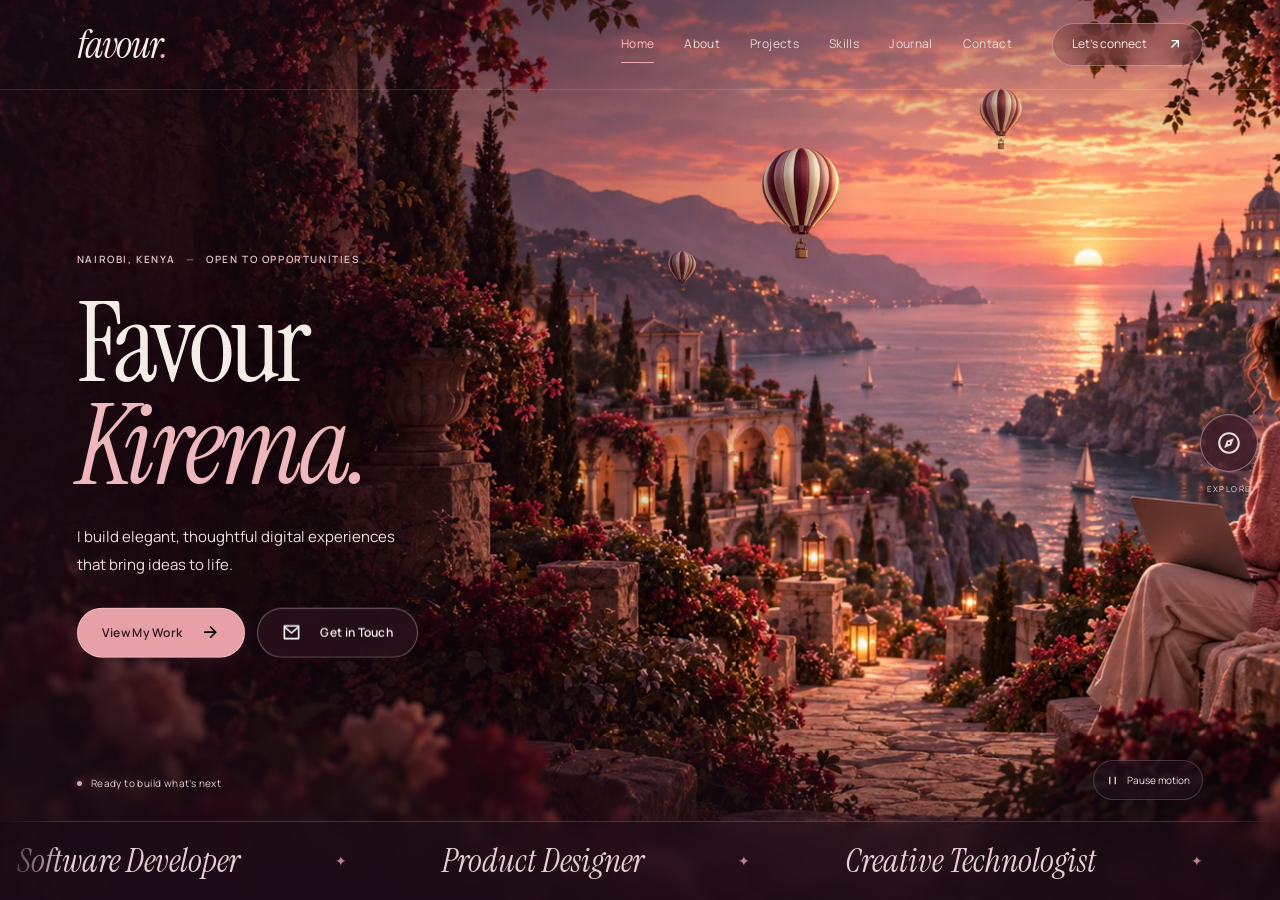
<file: index.html>
<!DOCTYPE html>
<html lang="en">
<head>
  <meta charset="UTF-8">
  <meta name="viewport" content="width=device-width, initial-scale=1, viewport-fit=cover">
  <meta name="theme-color" content="#28131f">
  <meta name="description" content="Favour Kirema — software developer and product designer in Nairobi. Thoughtful digital experiences, built with intention.">
  <title>Favour Kirema — Software Developer</title>
  <link rel="preload" href="fonts/font-1.ttf" as="font" type="font/ttf" crossorigin>
  <link rel="preload" href="images/world.webp" as="image" fetchpriority="high">
  <link rel="stylesheet" href="fonts/fonts.css">
  <link rel="stylesheet" href="style.css?v=scroll-projects-20261002">
  <script>document.documentElement.classList.add('js');</script>
  <script src="script.js?v=scroll-projects-20261002" defer></script>
</head>
<body data-view="home">
  <a class="skip-link" href="#main-content">Skip to content</a>
  <header class="site-header">
    <a class="wordmark" href="#home" aria-label="Favour Kirema — Home">favour<span>.</span></a>
    <nav class="top-nav" aria-label="Main navigation">
      <a href="#home" aria-current="page">Home</a><a href="#about">About</a><a href="#projects">Projects</a><a href="#skills">Skills</a><a href="#journal">Journal</a><a href="#contact">Contact</a>
    </nav>
    <a class="header-contact" href="#contact">Let’s connect <img class="icon" src="icons/arrow.svg" alt=""></a>
  </header>

  <main id="main-content" tabindex="-1">
    <section class="view home-view" id="home" aria-labelledby="home-title" data-view="home">
      <div class="world" aria-hidden="true">
        <img class="world-image" src="images/world.webp" alt="" width="1672" height="940" fetchpriority="high">
        <div class="balloon-layer"><img class="balloon balloon-one" src="images/balloon.webp" alt="" width="1024" height="1536"><img class="balloon balloon-two" src="images/balloon.webp" alt="" width="1024" height="1536"><img class="balloon balloon-three" src="images/balloon.webp" alt="" width="1024" height="1536"></div>
      </div>
      <div class="hero-shade" aria-hidden="true"></div>
      <div class="hero-content">
        <p class="eyebrow hero-eyebrow">Nairobi, Kenya <span>—</span> Open to opportunities</p>
        <h1 id="home-title" tabindex="-1">Favour<br> <em>Kirema.</em></h1>
        <p class="hero-statement">I build elegant, thoughtful digital experiences that bring ideas to life.</p>
        <div class="hero-actions">
          <a class="button button-primary magnetic" href="#projects">View My Work <img class="icon arrow" src="icons/forward.svg" alt=""></a>
          <a class="button button-glass" href="#contact"><img class="icon" src="icons/mail.svg" alt=""> Get in Touch</a>
        </div>
      </div>
      <div class="home-note"><span class="status-light" aria-hidden="true"></span>Ready to build what’s next</div>
      <button class="motion-toggle" id="motionToggle" type="button" aria-pressed="false"><img class="icon" src="icons/pause.svg" alt=""><span>Pause motion</span></button>
      <div class="roles-marquee" aria-label="Software Developer, Product Designer, Creative Technologist">
        <div class="marquee-track" aria-hidden="true">
          <div class="marquee-group"><span>Software Developer</span><b>✦</b><span>Product Designer</span><b>✦</b><span>Creative Technologist</span><b>✦</b></div>
          <div class="marquee-group"><span>Software Developer</span><b>✦</b><span>Product Designer</span><b>✦</b><span>Creative Technologist</span><b>✦</b></div>
        </div>
      </div>
    </section>

    <section class="view inner-view about-view" id="about" aria-labelledby="about-title" data-view="about" hidden>
      <div class="page-heading"><p class="eyebrow">01 / Who I am</p><h1 id="about-title" tabindex="-1">Crafting code<br> with <em>intention.</em></h1></div>
      <div class="about-layout">
        <aside class="profile-panel"><img class="about-portrait" src="images/favour-portrait.png" width="1080" height="2400" alt="Portrait of Favour Kirema" loading="lazy"><p class="eyebrow">A little about me</p><dl class="personal-details"><div><dt>Education</dt><dd>Moringa School — Software Engineering Graduate</dd></div><div><dt>Status</dt><dd>Graduate • Open to Opportunities</dd></div><div><dt>Location</dt><dd>Nairobi, Kenya</dd></div><div><dt>Focus</dt><dd>Software Development &amp; Digital Product Development</dd></div><div><dt>Email</dt><dd><a href="mailto:kananafavour5@gmail.com">kananafavour5@gmail.com</a></dd></div></dl></aside>
        <div class="about-copy prose">
          <p class="lead">Hey! I'm Favour — a software developer and Moringa School graduate based in Nairobi. I enjoy turning ideas into thoughtful, functional digital experiences and building solutions that are both useful and intuitive.</p>
          <p>My journey in technology has grown from front-end development into broader software development, with experience building responsive interfaces, interactive web applications, APIs, and practical software solutions. I enjoy learning new technologies, solving problems, and turning ideas into products people can actually use.</p>
          <p>With a strong foundation in software development and hands-on experience building real-world applications, I combine technical skills with a designer's eye to create solutions that are functional, responsive, and meaningful.</p>
          

          <section class="education-section" aria-labelledby="education-title">
            <h2 id="education-title">Education &amp; <em>Learning</em></h2>
            <ol class="education-list">
              <li class="education-featured"><p class="education-date">Completed September 2026</p><h3>Software Engineering</h3><p>Moringa School, Nairobi</p></li>
              <li><p class="education-date">2024–2025</p><h3>German Language Course — Level B1</h3><p>Goethe-Institut, Nairobi</p></li>
              <li><p class="education-date">2017–2021</p><h3>Kenya Certificate of Secondary Education</h3><p>Siakago Girls’ High School</p></li>
            </ol>
          </section>
          <section class="languages-section" aria-labelledby="languages-title"><h2 id="languages-title">Languages</h2><ul class="language-list"><li><strong>English</strong><span>Fluent</span></li><li><strong>Swahili</strong><span>Fluent</span></li><li><strong>German</strong><span>B1</span></li></ul></section>
          <a class="text-link" href="#journal">Follow my journey <img class="icon" src="icons/forward.svg" alt=""></a>
        </div>
      </div>
      <div class="page-bottom"><span>Thoughtful ideas. Practical solutions.</span><a href="#projects">Explore my work <img class="icon" src="icons/arrow.svg" alt=""></a></div>
    </section>

    <section class="view inner-view projects-view" id="projects" aria-labelledby="projects-title" data-view="projects" hidden>
      <div class="page-heading split-heading"><div><p class="eyebrow">02 / Selected work</p><h1 id="projects-title" tabindex="-1">Selected <em>work.</em></h1></div><div class="work-intro"><p>Thoughtful digital experiences, from idea to working product.</p><a class="text-link" href="https://github.com/kananafavour5-byte" target="_blank" rel="noopener noreferrer">View all on GitHub <img class="icon" src="icons/arrow.svg" alt=""></a></div></div>
      <!-- MamaCare content and screenshots updated from owner-supplied materials. -->
      <article class="featured-project project-panel" id="mamacare" aria-labelledby="mamacare-title">
        <div class="project-copy"><p class="eyebrow">01 / Featured project</p><h2 id="mamacare-title">MamaCare <em>Kenya</em></h2><p class="project-description">MamaCare Kenya is a mobile-first maternal and newborn support platform designed to help new mothers feel informed, organized, and supported during the early postpartum and newborn period.</p><p class="project-description">The project brings together practical newborn education, stage-based guidance, baby-care tracking, warning signs, medication information, and care-finding tools in one simple experience.</p><a class="text-link" href="https://mama-care-kenya.vercel.app/" target="_blank" rel="noopener noreferrer">Live Demo <img class="icon" src="icons/arrow.svg" alt=""></a></div>
        <div class="project-gallery" role="region" aria-label="MamaCare presentation">
          <button class="gallery-image-button" data-image="images/mamacare-home.png" data-caption="MamaCare Kenya homepage — maternal and newborn support" aria-label="Enlarge current MamaCare slide"><img id="mamacareImage" src="images/mamacare-home.webp" width="1900" height="867" alt="MamaCare Kenya homepage — maternal and newborn support" loading="lazy"></button>
          <div class="gallery-controls"><span id="slideStatus" aria-live="polite">01 / 03</span><div class="gallery-dots"><button type="button" data-slide="0" aria-label="Show slide 1" aria-pressed="true"></button><button type="button" data-slide="1" aria-label="Show slide 2" aria-pressed="false"></button><button type="button" data-slide="2" aria-label="Show slide 3" aria-pressed="false"></button></div><span class="gallery-hint">Click image to expand</span></div>
        </div>
      <p class="project-notice"><strong>Important:</strong> MamaCare is an informational and tracking platform. It is not a replacement for professional medical advice, diagnosis, or treatment.</p>
      </article>
      <article class="project-row project-panel" id="watamu" aria-labelledby="watamu-title">
        <button class="project-media" data-image="images/watamu-dishes.png" data-caption="Watamu Dishes — Coastal Kenyan Kitchen" aria-label="Enlarge Watamu Dishes screenshot"><img src="images/watamu-dishes.webp" alt="Watamu Dishes homepage with a restaurant interior, coastal kitchen introduction, and menu link" width="1899" height="874" loading="lazy"><span class="image-action">View image <img class="icon" src="icons/arrow.svg" alt=""></span></button>
        <div class="project-copy"><p class="eyebrow">02 / Project</p><h2 id="watamu-title">Watamu <em>Dishes</em></h2><p class="project-description">A restaurant website for a coastal Kenyan kitchen in Nanyuki. Rich forest greens, warm orange accents, and immersive photography introduce the restaurant, with dedicated pages for its menu, table reservations, and location.</p><ul class="tech-list" aria-label="Project features"><li>Restaurant website</li><li>Menu</li><li>Reservations</li></ul><div class="project-links"><a class="text-link" href="https://watamu-dishes.vercel.app/" target="_blank" rel="noopener noreferrer">Live Demo <img class="icon" src="icons/arrow.svg" alt=""></a></div></div>
      </article>
<article class="project-row reverse project-panel" id="klipsan" aria-labelledby="klipsan-title">
        <button class="project-media" data-image="images/klipsan.png" data-caption="Klipsan Athletic Club" aria-label="Enlarge Klipsan Athletic Club screenshot"><img src="images/klipsan.webp" alt="Klipsan Athletic Club" width="1915" height="874" loading="lazy"><span class="image-action">View image <img class="icon" src="icons/arrow.svg" alt=""></span></button>
        <div class="project-copy"><p class="eyebrow">03 / Project</p><h2 id="klipsan-title">Klipsan<br> <em>Athletic Club</em></h2><p class="project-description">A premium fitness club website built with React, TypeScript, and Tailwind CSS. Designed for the Kenyan market, it features smooth animations, interactive schedules, trainer profiles, membership plans, and a fully responsive, modern user interface.</p><ul class="tech-list"><li>React</li><li>TypeScript</li><li>Tailwind CSS</li><li>Framer Motion</li></ul><a class="text-link" href="https://fitness-demo-sooty.vercel.app/" target="_blank" rel="noopener noreferrer">Live Demo <img class="icon" src="icons/arrow.svg" alt=""></a><!-- Original GitHub URL was YOUR_GITHUB_REPO; await real URL. --></div>
      </article>
      <article class="project-row project-panel" id="faxel" aria-labelledby="faxel-title">
        <button class="project-media" data-image="images/faxel.png" data-caption="Faxel Interiors" aria-label="Enlarge Faxel Interiors screenshot"><img src="images/faxel.webp" alt="Faxel Interiors" width="1899" height="871" loading="lazy"><span class="image-action">View image <img class="icon" src="icons/arrow.svg" alt=""></span></button>
        <div class="project-copy"><p class="eyebrow">04 / Project</p><h2 id="faxel-title">Faxel <em>Interiors</em></h2><p class="project-description">A modern interior design company website built with React and Vite. Features a responsive layout, clean user interface, and elegant presentation of interior design services and projects.</p><ul class="tech-list"><li>React</li><li>Vite</li><li>JavaScript</li><li>CSS</li></ul><div class="project-links"><a class="text-link" href="https://faxel-interiors.vercel.app/" target="_blank" rel="noopener noreferrer">Live Demo <img class="icon" src="icons/arrow.svg" alt=""></a><a class="text-link muted-link" href="https://github.com/kananafavour5-byte/faxel-interiors" target="_blank" rel="noopener noreferrer">GitHub <img class="icon" src="icons/github.svg" alt=""></a></div></div>
      </article>
<div class="page-bottom"><span>New projects are on the way. Stay tuned.</span><a href="#contact">Let’s build something <img class="icon" src="icons/arrow.svg" alt=""></a></div>
    </section>

    <section class="view inner-view skills-view" id="skills" aria-labelledby="skills-title" data-view="skills" hidden>
      <div class="page-heading"><p class="eyebrow">03 / Skills &amp; services</p><h1 id="skills-title" tabindex="-1">What I can<br> <em>build.</em></h1></div>
      <div class="skills-layout"><div class="skill-intro"><p class="eyebrow">Technical skills</p><p class="editorial-note">A developer’s mindset.<br> A designer’s <em>eye.</em></p><a class="text-link" href="#projects">See them in practice <img class="icon" src="icons/arrow.svg" alt=""></a></div><dl class="skill-groups"><div><dt>Frontend Development</dt><dd>HTML <span>CSS</span> JavaScript <span>TypeScript</span> React <span>Tailwind CSS</span> Framer Motion</dd></div><div><dt>Backend &amp; Data</dt><dd>Python <span>Flask</span> SQL <span>PostgreSQL</span> REST APIs <span>SQLAlchemy</span> Marshmallow <span>JWT Authentication</span></dd></div><div><dt>Product &amp; Design</dt><dd>Figma <span>UI/UX Design</span> Product Design</dd></div><div><dt>Tools &amp; Platforms</dt><dd>Git &amp; GitHub <span>Vercel</span> Render <span>Vite</span></dd></div><div><dt>Emerging</dt><dd>AI Automation</dd></div></dl></div>
      <div class="services"><div class="services-heading"><p class="eyebrow">What I offer</p><h2>From idea<br> to <em>experience.</em></h2></div><div class="service-list">
        <details open><summary><span>01</span>Product Design &amp; UI/UX<img class="icon" src="icons/arrow.svg" alt=""></summary><p>I design intuitive digital experiences that bring together user needs, visual clarity, and business goals. From early concepts and user flows to polished interfaces, I create designs that are thoughtful, practical, and ready to build.</p></details>
        <details><summary><span>02</span>Web Application Development<img class="icon" src="icons/arrow.svg" alt=""></summary><p>I build modern, responsive web applications designed around real business and user needs. Whether it's a customer-facing platform, dashboard, or custom web solution, I focus on creating reliable and intuitive digital experiences.</p></details>
        <details><summary><span>03</span>Full-Stack Development<img class="icon" src="icons/arrow.svg" alt=""></summary><p>I develop complete web solutions across the frontend and backend, connecting interfaces, application logic, databases, and APIs. My approach focuses on building practical, maintainable applications that work together as one product.</p></details>
        <details><summary><span>04</span>AI Integration &amp; Automation<img class="icon" src="icons/arrow.svg" alt=""></summary><p>I integrate AI-powered tools and automation into digital products and workflows to make processes more efficient and useful. From intelligent features to repetitive-task automation, I explore practical ways AI can improve how a business operates.</p></details>
        <details><summary><span>05</span>API &amp; Third-Party Integrations<img class="icon" src="icons/arrow.svg" alt=""></summary><p>I connect web applications with APIs and third-party services to bring external tools, data, and functionality into one seamless experience. This can include connecting platforms, services, databases, and other systems that a product depends on.</p></details>
        <details><summary><span>06</span>Website &amp; Application Optimization<img class="icon" src="icons/arrow.svg" alt=""></summary><p>I improve existing websites and applications to make them faster, more responsive, accessible, and easier to use. I focus on identifying areas for improvement and refining performance, usability, and the overall digital experience.</p></details>
      </div></div>
      <div class="page-bottom"><span>Software development &amp; digital product development.</span><a href="#contact">Get in touch <img class="icon" src="icons/arrow.svg" alt=""></a></div>
    </section>

    <section class="view inner-view journal-view" id="journal" aria-labelledby="journal-title" data-view="journal" hidden>
      <div class="page-heading"><p class="eyebrow">04 / Journal — My journey</p><h1 id="journal-title" tabindex="-1">The <em>path</em><br> so far.</h1></div>
      <div class="journey-layout"><aside class="journey-intro"><p class="eyebrow">Always learning. Always building.</p><p class="editorial-note">A continuous<br> <em>journey.</em></p><p>From exploring web development to building meaningful digital products.</p><a class="text-link" href="#projects">Explore the work <img class="icon" src="icons/arrow.svg" alt=""></a></aside><ol class="journey-list">
        <li><p class="milestone">01 / Beginnings</p><h2>Discovering <em>Technology</em></h2><p class="journey-place">Exploring Web Development</p><p>I began exploring technology with a curiosity about how websites and digital experiences are designed and built. I developed my foundation in web development and gradually moved from learning concepts to creating my own projects.</p></li>
        <li><p class="milestone">02 / September 2026</p><h2>Software Development <em>Training</em></h2><p class="journey-place">Moringa School, Nairobi</p><p>In September 2026, I completed software engineering training at Moringa School, developing practical skills across frontend and backend development, APIs, databases, and full-stack application development.</p></li>
        <li><p class="milestone">03 / Practice</p><h2>Building Real-World <em>Solutions</em></h2><p class="journey-place">From Skills to Projects</p><p>I began putting my training into practice by designing and building real-world digital products. Through these projects, I combine software development with problem-solving, user experience, and thoughtful product design.</p></li>
        <li><p class="milestone">04 / Now</p><h2>Software Developer<br> &amp; <em>Product Builder</em></h2><p class="journey-place">A Continuous Journey</p><p>As a Moringa School graduate, I am continuing to grow as a software developer by building meaningful digital products, exploring new technologies, and turning ideas into practical solutions.</p></li>
      </ol></div><div class="page-bottom"><span>Always learning. Always building.</span><a href="#projects">See my projects <img class="icon" src="icons/arrow.svg" alt=""></a></div>
    </section>

    <section class="view inner-view contact-view" id="contact" aria-labelledby="contact-title" data-view="contact" hidden>
      <div class="page-heading"><p class="eyebrow">05 / Say hello</p><h1 id="contact-title" tabindex="-1">Let’s <em>connect.</em></h1></div>
      <div class="contact-layout"><div class="contact-copy"><p class="lead">Whether you have a project in mind, want to collaborate, or just want to say hi — my inbox is always open. I'd love to hear from you.</p><a class="contact-email" href="mailto:kananafavour5@gmail.com">kananafavour5@gmail.com <img class="icon" src="icons/arrow.svg" alt=""></a><dl class="contact-details"><div><dt>Based in</dt><dd>Nairobi, Kenya</dd></div><div><dt>Response time</dt><dd>Usually within 24 hours</dd></div></dl><div class="contact-socials"><a class="text-link" href="https://github.com/kananafavour5-byte" target="_blank" rel="noopener noreferrer"><img class="icon" src="icons/github.svg" alt="">GitHub</a><a class="text-link" href="https://wa.me/254798577025" target="_blank" rel="noopener noreferrer"><img class="icon" src="icons/whatsapp.svg" alt="">WhatsApp</a></div><!-- LinkedIn/Twitter links in the original pointed only to platform homepages. Restore when actual profile URLs are supplied. --></div>
        <form class="contact-form" id="contactForm" novalidate>
          <div class="form-pair"><div class="field"><label for="name">Your name</label><input id="name" name="name" autocomplete="name" required maxlength="120" placeholder="How should I call you?" aria-describedby="nameError"><span class="field-error" id="nameError"></span></div><div class="field"><label for="email">Email address</label><input id="email" name="email" type="email" autocomplete="email" required maxlength="254" placeholder="you@example.com" aria-describedby="emailError"><span class="field-error" id="emailError"></span></div></div>
          <div class="field"><label for="subject">Subject</label><input id="subject" name="subject" required maxlength="200" placeholder="Let’s work together" aria-describedby="subjectError"><span class="field-error" id="subjectError"></span></div>
          <div class="field"><label for="message">Your message</label><textarea id="message" name="message" required maxlength="5000" rows="4" placeholder="Tell me about your project or idea…" aria-describedby="messageError"></textarea><span class="field-error" id="messageError"></span></div>
          <button class="button button-primary" id="sendBtn" type="submit"><span>Send Message</span><img class="icon" src="icons/arrow.svg" alt=""></button><p class="form-note" id="formNote" role="status" aria-live="polite"></p>
        </form>
      </div><div class="page-bottom"><span>© 2026 Favour Kirema. Designed &amp; built with love in Nairobi.</span><a href="#home">Back home <img class="icon" src="icons/arrow.svg" alt=""></a></div>
    </section>
  </main>

  <button class="explore-trigger" id="exploreTrigger" type="button" aria-label="Explore navigation" aria-expanded="false" aria-controls="exploreMenu" aria-haspopup="dialog"><img src="icons/compass.svg" alt=""><span>Explore</span></button>
  <dialog class="explore-menu glass" id="exploreMenu" aria-labelledby="exploreTitle"><div class="menu-heading"><p id="exploreTitle">Where to next?</p><button class="icon-button" id="closeMenu" aria-label="Close navigation" type="button"><img class="icon" src="icons/close.svg" alt=""></button></div><nav aria-label="Explore navigation"><a href="#home"><span>00</span>Home<img class="icon" src="icons/arrow.svg" alt=""></a><a href="#about"><span>01</span>About<img class="icon" src="icons/arrow.svg" alt=""></a><a href="#projects"><span>02</span>Projects<img class="icon" src="icons/arrow.svg" alt=""></a><a href="#skills"><span>03</span>Skills<img class="icon" src="icons/arrow.svg" alt=""></a><a href="#journal"><span>04</span>Journal<img class="icon" src="icons/arrow.svg" alt=""></a><a href="#contact"><span>05</span>Contact<img class="icon" src="icons/arrow.svg" alt=""></a></nav><p class="menu-footer">Favour Kirema · Nairobi, KE</p></dialog>
  <dialog class="image-viewer glass" id="imageViewer" aria-labelledby="viewerTitle"><header><h2 id="viewerTitle"></h2><button class="icon-button" id="closeViewer" type="button" aria-label="Close image"><img class="icon" src="icons/close.svg" alt=""></button></header><img id="viewerImage" alt=""></dialog>
  <noscript><p class="noscript-note">All content is available below. To send a message, <a href="mailto:kananafavour5@gmail.com">email me directly</a>.</p></noscript>
</body>
</html>
</file>
<file: fonts/fonts.css>
@font-face {
  font-family: 'Instrument Serif';
  font-style: italic;
  font-weight: 400;
  font-display: swap;
  src: url(font-0.ttf) format('truetype');
}
@font-face {
  font-family: 'Instrument Serif';
  font-style: normal;
  font-weight: 400;
  font-display: swap;
  src: url(font-1.ttf) format('truetype');
}
@font-face {
  font-family: 'Manrope';
  font-style: normal;
  font-weight: 400;
  font-display: swap;
  src: url(font-2.ttf) format('truetype');
}
@font-face {
  font-family: 'Manrope';
  font-style: normal;
  font-weight: 500;
  font-display: swap;
  src: url(font-3.ttf) format('truetype');
}
@font-face {
  font-family: 'Manrope';
  font-style: normal;
  font-weight: 600;
  font-display: swap;
  src: url(font-4.ttf) format('truetype');
}
@font-face {
  font-family: 'Manrope';
  font-style: normal;
  font-weight: 700;
  font-display: swap;
  src: url(font-5.ttf) format('truetype');
}
</file>
<file: style.css>
/* Favour Kirema — shared editorial system. All views use the same two fonts. */
:root {
  --ink:#261820;
  --plum:#28131f;
  --burgundy:#612e43;
  --rose:#eaa5aa;
  --coral:#d77b87;
  --cream:#f4ede5;
  --paper:#faf5ef;
  --muted:#77616b;
  --line:rgba(78,36,53,.18);
  --glass:rgba(49,22,36,.78);
  --ease:cubic-bezier(.22,.68,0,1.01);
  --gutter:clamp(24px,6vw,100px);
  --header:90px
}

* {
  box-sizing:border-box
}

html {
  scroll-behavior:smooth
}

body {
  margin:0;
  background:var(--cream);
  color:var(--ink);
  font-family:Manrope,sans-serif;
  font-size:15px;
  line-height:1.7;
  -webkit-font-smoothing:antialiased
}

body.modal-open {
  overflow:hidden
}

.js body[data-view="home"] {
  overflow:hidden
}

button,input,textarea {
  font:inherit
}

button,a {
  -webkit-tap-highlight-color:transparent
}

button {
  cursor:pointer
}

a {
  color:inherit;
  text-decoration:none
}

button {
  color:inherit
}

img {
  display:block;
  max-width:100%
}

h1,h2,h3,p,figure {
  margin:0
}

h1,h2,h3 {
  font-family:'Instrument Serif',Georgia,serif;
  font-weight:400;
  line-height:1.02
}

em {
  font-family:'Instrument Serif',Georgia,serif;
  font-weight:400
}

ul,ol {
  margin:0;
  padding:0
}

button {
  border:0
}

a,button,input,textarea,summary {
  touch-action:manipulation
}

a:focus-visible,button:focus-visible,summary:focus-visible {
  outline:2px solid var(--coral);
  outline-offset:6px
}

input:focus-visible,textarea:focus-visible {
  outline:2px solid var(--burgundy);
  outline-offset:3px
}

[tabindex="-1"]:focus {
  outline:none
}

::selection {
  background:#c27388;
  color:white
}

.icon {
  width:19px;
  height:19px;
  flex-shrink:0;
  object-fit:contain
}

.skip-link {
  position:fixed;
  left:16px;
  top:-100px;
  z-index:200;
  background:var(--cream);
  padding:12px 20px;
  border-radius:8px
}

.skip-link:focus {
  top:12px
}

.site-header {
  height:var(--header);
  position:absolute;
  inset:0 0 auto;
  z-index:20;
  display:flex;
  align-items:center;
  padding:0 var(--gutter);
  gap:40px;
  color:var(--cream);
  border-bottom:1px solid rgba(255,238,230,.13)
}

.wordmark {
  font-family:'Instrument Serif',Georgia,serif;
  font-style:italic;
  font-size:39px;
  line-height:1;
  letter-spacing:-1.5px
}

.wordmark span {
  color:#f2abb4
}

.top-nav {
  display:flex;
  gap:30px;
  margin-left:auto;
  align-items:center
}

.top-nav a {
  position:relative;
  font-size:12px;
  padding:10px 0;
  letter-spacing:.03em;
  color:#e8d9da;
  transition:color .25s
}

.top-nav a::after {
  content:"";
  position:absolute;
  bottom:2px;
  left:0;
  width:100%;
  height:1px;
  background:#eda6b1;
  transform:scaleX(0);
  transform-origin:left;
  transition:transform .3s
}

.top-nav a[aria-current],.top-nav a:hover {
  color:#ffbac5
}

.top-nav a[aria-current]::after,.top-nav a:hover::after {
  transform:scaleX(1)
}

.header-contact {
  font-size:12px;
  display:flex;
  align-items:center;
  gap:20px;
  padding:10px 19px;
  border:1px solid rgba(255,222,226,.36);
  border-radius:30px;
  background:rgba(111,49,66,.32);
  backdrop-filter:blur(12px);
  transition:background .25s
}

.header-contact:hover {
  background:rgba(160,74,92,.5)
}

.header-contact .icon {
  filter:invert(1);
  width:16px;
  height:16px
}

body:not([data-view="home"]) .site-header {
  color:var(--ink);
  border-bottom-color:var(--line);
  background:var(--cream)
}

body:not([data-view="home"]) .wordmark span {
  color:var(--burgundy)
}

body:not([data-view="home"]) .top-nav a {
  color:var(--muted)
}

body:not([data-view="home"]) .top-nav a[aria-current],body:not([data-view="home"]) .top-nav a:hover {
  color:var(--burgundy)
}

body:not([data-view="home"]) .top-nav a::after {
  background:var(--burgundy)
}

body:not([data-view="home"]) .header-contact {
  background:var(--burgundy);
  color:var(--cream)
}

.view[hidden] {
  display:none
}

.view.view-enter {
  animation:view-in .55s var(--ease) both
}

@keyframes view-in {
  from {
    opacity:.3;
    transform:translateY(9px)
  }
  to {
    opacity:1;
    transform:translateY(0)
  }
}

.home-view {
  height:100svh;
  overflow:hidden;
  position:relative;
  isolation:isolate;
  min-height:0;
  color:var(--cream);
  background:#2b1721
}

.world {
  position:absolute;
  inset:-8px;
  z-index:-3;
  transform:translate3d(var(--scene-x,0px),var(--scene-y,0px),0);
  transition:transform 1.3s ease-out;
  pointer-events:none
}

.world-image {
  width:100%;
  height:100%;
  object-fit:cover;
  object-position:center
}

.hero-shade {
  position:absolute;
  inset:0;
  z-index:-1;
  background:linear-gradient(90deg,rgba(28,12,23,.69),rgba(35,13,25,.26) 41%,transparent 67%),linear-gradient(0deg,rgba(27,12,22,.86),transparent 25%,transparent 83%,rgba(27,12,22,.3));
  pointer-events:none
}

.hero-content {
  position:absolute;
  left:var(--gutter);
  top:50%;
  transform:translateY(-50%);
  padding-top:8px;
  max-width:600px
}

.eyebrow {
  font-size:10px;
  font-weight:600;
  letter-spacing:.18em;
  text-transform:uppercase;
  color:var(--burgundy);
  line-height:1.7
}

.hero-eyebrow {
  color:#e5c1c8;
  font-size:10px;
  margin-bottom:26px;
  letter-spacing:.16em
}

.hero-eyebrow span {
  padding:0 7px;
  opacity:.65
}

.hero-content h1 {
  font-size:clamp(80px,8.7vw,150px);
  letter-spacing:-.04em;
  line-height:.89;
  text-shadow:0 3px 35px rgba(21,8,17,.16)
}

.hero-content h1 em {
  color:#edb7bc;
  display:inline-block;
  margin-top:3px
}

.hero-statement {
  font-size:15px;
  line-height:1.85;
  max-width:335px;
  margin-top:28px;
  color:#f0dee0;
  font-weight:400
}

.hero-actions {
  display:flex;
  gap:12px;
  margin-top:29px;
  align-items:center
}

.button {
  display:inline-flex;
  align-items:center;
  justify-content:center;
  gap:19px;
  min-height:50px;
  padding:13px 24px;
  border-radius:40px;
  font-size:12px;
  font-weight:600;
  letter-spacing:.025em;
  transition:transform .35s var(--ease),box-shadow .35s,background .3s,border-color .3s;
  position:relative;
  white-space:nowrap;
  line-height:1.5
}

.button-primary {
  background:#e6a0a6;
  color:#361620;
  box-shadow:0 4px 24px rgba(200,90,118,.14);
  border:1px solid rgba(255,222,224,.45)
}

.button-primary:hover {
  background:#f0b2b6;
  box-shadow:0 5px 30px rgba(225,131,155,.33);
  transform:translateY(-2px)
}

.button .arrow {
  transition:transform .35s var(--ease)
}

.button:hover .arrow {
  transform:translateX(4px)
}

.button:active {
  transform:translateY(0) scale(.99)
}

.button-glass {
  color:#fff1ee;
  background:rgba(49,22,36,.56);
  border:1px solid rgba(255,232,233,.35);
  backdrop-filter:blur(12px) saturate(1.15);
  box-shadow:inset 0 1px rgba(255,255,255,.05)
}

.button-glass .icon {
  filter:invert(1)
}

.button-glass:hover {
  background:rgba(82,41,58,.65);
  border-color:rgba(255,232,233,.65);
  transform:translateY(-2px)
}

.button:disabled {
  cursor:wait;
  opacity:.6;
  transform:none
}

.home-note {
  position:absolute;
  left:var(--gutter);
  bottom:108px;
  display:flex;
  align-items:center;
  gap:9px;
  font-size:10px;
  letter-spacing:.04em;
  color:#e3cdd2
}

.status-light {
  width:5px;
  height:5px;
  background:#e5a0ad;
  border-radius:50%;
  box-shadow:0 0 10px #bb698a
}

.motion-toggle {
  position:absolute;
  right:var(--gutter);
  bottom:100px;
  display:flex;
  gap:8px;
  align-items:center;
  font-size:10px;
  padding:10px 12px;
  color:#f0dde2;
  background:rgba(38,18,31,.55);
  border:1px solid rgba(240,215,224,.2);
  border-radius:24px;
  min-height:40px
}

.motion-toggle .icon {
  width:13px;
  height:13px;
  filter:invert(1)
}

.roles-marquee {
  position:absolute;
  bottom:0;
  left:0;
  width:100%;
  height:79px;
  border-top:1px solid rgba(245,220,230,.18);
  background:rgba(31,14,25,.48);
  backdrop-filter:blur(8px);
  display:flex;
  align-items:center;
  overflow:hidden;
  mask-image:linear-gradient(to right,transparent,black 5%,black 95%,transparent)
}

.marquee-track {
  width:max-content;
  display:flex;
  animation:roles-drift 60s linear infinite;
  will-change:transform
}

.marquee-group {
  display:flex;
  align-items:center;
  justify-content:space-around;
  gap:60px;
  padding-right:60px;
  flex-shrink:0;
  min-width:100vw
}

.marquee-group span {
  font-family:'Instrument Serif',Georgia,serif;
  font-style:italic;
  font-size:clamp(24px,2.6vw,39px);
  color:#e8ccd4;
  white-space:nowrap
}

.marquee-group b {
  font-size:14px;
  font-weight:400;
  color:#bd8296
}

.roles-marquee:hover .marquee-track {
  animation-play-state:paused
}

@keyframes roles-drift {
  from {
    transform:translateX(-50%)
  }
  to {
    transform:translateX(0)
  }
}

.balloon-layer {
  position:absolute;
  inset:0
}

.balloon {
  position:absolute;
  height:auto;
  filter:drop-shadow(0 4px 8px rgba(62,30,53,.08));
  will-change:transform
}

.balloon-one {
  width:88px;
  left:59%;
  top:16%;
  animation:balloon-one 18s ease-in-out infinite alternate
}

.balloon-two {
  width:48px;
  left:76%;
  top:10%;
  opacity:.85;
  animation:balloon-two 25s -8s ease-in-out infinite alternate
}

.balloon-three {
  width:32px;
  left:52%;
  top:28%;
  opacity:.72;
  animation:balloon-three 32s -17s ease-in-out infinite alternate
}

@keyframes balloon-one {
  from {
    transform:translate3d(-6px,10px,0) rotate(-3deg)
  }
  to {
    transform:translate3d(10px,-15px,0) rotate(2deg)
  }
}

@keyframes balloon-two {
  from {
    transform:translate3d(5px,0,0) rotate(2deg)
  }
  to {
    transform:translate3d(-13px,14px,0) rotate(-2deg)
  }
}

@keyframes balloon-three {
  from {
    transform:translate3d(-4px,5px,0)
  }
  to {
    transform:translate3d(8px,-8px,0)
  }
}

/* One compass, two ways to navigate. The dialog provides native keyboard focus containment. */
.explore-trigger {
  position:fixed;
  z-index:30;
  right:22px;
  top:46%;
  width:58px;
  height:58px;
  display:flex;
  align-items:center;
  justify-content:center;
  border-radius:50%;
  color:#f4dedf;
  background:rgba(53,23,38,.75);
  border:1px solid rgba(255,220,229,.42);
  box-shadow:inset 0 1px rgba(255,255,255,.12),0 5px 28px rgba(27,9,25,.2);
  backdrop-filter:blur(15px) saturate(1.15);
  transition:transform .4s var(--ease),box-shadow .4s
}

.explore-trigger>img {
  width:26px;
  height:26px;
  filter:invert(1);
  opacity:.85;
  transition:transform .6s var(--ease)
}

.explore-trigger:hover {
  box-shadow:0 0 24px rgba(238,168,192,.2)
}

.explore-trigger:hover>img {
  transform:rotate(35deg)
}

.explore-trigger>span {
  position:absolute;
  top:67px;
  font-size:8px;
  letter-spacing:.17em;
  text-transform:uppercase;
  color:var(--burgundy)
}

body[data-view="home"] .explore-trigger>span {
  color:#efced8
}

.glass {
  background:var(--glass);
  backdrop-filter:blur(22px) saturate(1.15);
  border:1px solid rgba(255,223,234,.25);
  box-shadow:inset 0 1px rgba(255,255,255,.1),0 20px 70px rgba(28,11,23,.26);
  color:var(--cream)
}

dialog::backdrop {
  background:rgba(20,9,18,.35);
  backdrop-filter:blur(3px)
}

.explore-menu {
  position:fixed;
  inset:50% 22px auto auto;
  transform:translateY(-50%);
  width:330px;
  max-width:calc(100vw - 32px);
  max-height:calc(100svh - 32px);
  padding:26px 30px 22px;
  margin:0;
  border-radius:24px;
  overflow:auto
}

.explore-menu[open] {
  animation:menu-in .35s var(--ease)
}

.explore-menu.closing {
  animation:menu-out .2s ease-in forwards
}

@keyframes menu-in {
  from {
    opacity:0;
    transform:translate(24px,-50%) scale(.97)
  }
  to {
    opacity:1;
    transform:translate(0,-50%) scale(1)
  }
}

@keyframes menu-out {
  to {
    opacity:0;
    transform:translate(24px,-50%) scale(.97)
  }
}

.menu-heading {
  display:flex;
  align-items:center;
  justify-content:space-between;
  padding-bottom:19px;
  border-bottom:1px solid rgba(255,220,230,.18)
}

.menu-heading p {
  font-family:'Instrument Serif',Georgia,serif;
  font-style:italic;
  font-size:26px
}

.icon-button {
  display:grid;
  place-items:center;
  min-width:44px;
  min-height:44px;
  background:transparent;
  border-radius:50%;
  border:1px solid rgba(255,223,234,.22)
}

.icon-button:hover {
  background:rgba(255,255,255,.08)
}

.icon-button .icon {
  filter:invert(1)
}

.explore-menu nav {
  display:flex;
  flex-direction:column;
  padding:15px 0
}

.explore-menu nav a {
  display:flex;
  align-items:center;
  gap:18px;
  padding:12px 0;
  font-family:'Instrument Serif',Georgia,serif;
  font-size:28px;
  border-bottom:1px solid rgba(255,225,233,.09);
  transition:color .25s,padding .25s
}

.explore-menu[open] nav a {
  animation:nav-in .4s var(--ease) both
}

.explore-menu nav a:nth-child(2) {
  animation-delay:35ms
}

.explore-menu nav a:nth-child(3) {
  animation-delay:70ms
}

.explore-menu nav a:nth-child(4) {
  animation-delay:105ms
}

.explore-menu nav a:nth-child(5) {
  animation-delay:140ms
}

.explore-menu nav a:nth-child(6) {
  animation-delay:175ms
}

@keyframes nav-in {
  from {
    opacity:0;
    transform:translateX(12px)
  }
  to {
    opacity:1;
    transform:translateX(0)
  }
}

.explore-menu nav a span {
  font:10px Manrope,sans-serif;
  opacity:.6
}

.explore-menu nav a .icon {
  margin-left:auto;
  filter:invert(1);
  width:18px
}

.explore-menu nav a[aria-current],.explore-menu nav a:hover {
  color:#f3b0be;
  padding-left:5px
}

.menu-footer {
  font-size:10px;
  color:#ccb1bd;
  letter-spacing:.04em
}

.image-viewer {
  padding:20px;
  border-radius:20px;
  width:min(1200px,94vw);
  max-height:94svh
}

.image-viewer header {
  display:flex;
  gap:20px;
  align-items:center;
  justify-content:space-between;
  margin-bottom:15px
}

.image-viewer h2 {
  font-size:26px
}

.image-viewer>img {
  width:100%;
  max-height:calc(94svh - 110px);
  object-fit:contain;
  border-radius:8px
}

/* Calm, naturally scrolling inner views. No homepage character or repeated glass cards. */
.inner-view {
  padding:calc(var(--header) + 65px) var(--gutter) 0;
  min-height:100svh;
  max-width:1800px;
  margin:auto
}

.page-heading {
  margin-bottom:65px
}

.page-heading .eyebrow {
  margin-bottom:20px
}

.page-heading h1 {
  font-size:clamp(62px,6.5vw,104px);
  letter-spacing:-.035em;
  line-height:.95
}

.page-heading h1 em {
  color:var(--burgundy)
}

.split-heading {
  display:flex;
  align-items:flex-end;
  justify-content:space-between;
  gap:30px
}

.text-link {
  display:inline-flex;
  align-items:center;
  gap:15px;
  font-size:12px;
  font-weight:600;
  color:var(--burgundy);
  min-height:44px
}

.text-link .icon {
  transition:transform .3s
}

.text-link:hover .icon {
  transform:translate(2px,-2px)
}

.text-link:hover {
  text-decoration:underline;
  text-underline-offset:6px
}

.prose p {
  color:#66515b;
  margin-bottom:24px
}

.prose .lead,.lead {
  font-size:19px;
  line-height:1.75;
  color:var(--ink)
}

.about-layout {
  display:grid;
  grid-template-columns:minmax(0,.85fr) minmax(0,1fr);
  gap:clamp(45px,8vw,140px);
  align-items:start
}

.scene-fragment {
  position:sticky;
  top:40px
}

.scene-fragment img {
  height:550px;
  max-height:70vh;
  width:100%;
  object-fit:cover;
  border-radius:160px 160px 8px 8px
}

.scene-fragment figcaption {
  display:flex;
  justify-content:space-between;
  font-size:10px;
  color:var(--muted);
  margin-top:15px;
  gap:20px
}

.personal-details {
  margin:32px 0
}

.personal-details>div {
  display:grid;
  grid-template-columns:95px 1fr;
  gap:20px;
  padding:16px 0;
  border-top:1px solid var(--line)
}

dt {
  font-size:10px;
  font-weight:600;
  text-transform:uppercase;
  letter-spacing:.08em;
  color:var(--muted)
}

dd {
  margin:0;
  font-size:13px
}

.personal-details a {
  overflow-wrap:anywhere
}

.page-bottom {
  display:flex;
  align-items:center;
  justify-content:space-between;
  gap:20px;
  margin-top:90px;
  border-top:1px solid var(--line);
  padding:28px 0 35px;
  font-size:11px;
  color:var(--muted)
}

.page-bottom>a {
  display:flex;
  align-items:center;
  gap:15px;
  min-height:44px;
  color:var(--burgundy)
}

.featured-project {
  display:grid;
  grid-template-columns:minmax(0,.75fr) minmax(0,1.2fr);
  gap:clamp(35px,5vw,85px);
  align-items:center;
  padding:5px 0 70px;
  border-bottom:1px solid var(--line)
}

.project-copy .eyebrow {
  margin-bottom:19px
}

.project-copy h2 {
  font-size:clamp(38px,3.4vw,57px);
  letter-spacing:-.02em;
  line-height:1.03;
  margin-bottom:23px
}

.project-copy h2 em {
  color:var(--burgundy)
}

.project-description {
  font-size:14px;
  color:#6c5660;
  line-height:1.85
}

.feature-list {
  display:flex;
  flex-wrap:wrap;
  list-style:none;
  gap:6px 16px;
  margin:20px 0;
  font-size:10px;
  color:#6b4755
}

.feature-list li::after {
  content:"/";
  margin-left:16px;
  color:#a48591
}

.feature-list li:last-child::after {
  display:none
}

.project-gallery {
  min-width:0
}

.gallery-image-button {
  padding:0;
  width:100%;
  background:#f6e4e9;
  border:1px solid rgba(102,47,74,.1);
  border-radius:16px;
  overflow:hidden;
  display:block
}

.gallery-image-button img {
  aspect-ratio:16/9;
  object-fit:contain;
  width:100%;
  height:auto
}

.gallery-controls {
  display:flex;
  align-items:center;
  justify-content:space-between;
  gap:10px;
  font-size:10px;
  color:var(--muted);
  margin-top:10px;
  min-height:44px
}

.gallery-dots {
  display:flex;
  gap:0
}

.gallery-dots button {
  width:44px;
  height:44px;
  padding:0;
  background:transparent;
  position:relative;
  border-radius:50%
}

.gallery-dots button::after {
  content:"";
  width:6px;
  height:6px;
  border:1px solid var(--burgundy);
  border-radius:50%;
  position:absolute;
  top:19px;
  left:19px
}

.gallery-dots button[aria-pressed="true"]::after {
  background:var(--burgundy)
}

.project-row {
  display:grid;
  grid-template-columns:minmax(0,1.2fr) minmax(0,.8fr);
  gap:clamp(35px,6vw,100px);
  align-items:center;
  padding:75px 0;
  border-bottom:1px solid var(--line)
}

.project-row.reverse {
  grid-template-columns:minmax(0,.8fr) minmax(0,1.2fr)
}

.project-row.reverse .project-media {
  order:2
}

.project-media {
  border-radius:12px;
  background:#e4d1ce;
  overflow:hidden;
  position:relative;
  padding:0;
  border:1px solid rgba(102,47,74,.09);
  width:100%
}

.project-media>img {
  width:100%;
  height:auto;
  aspect-ratio:1.9;
  object-fit:cover;
  transition:transform .7s var(--ease)
}

.project-media:hover>img {
  transform:scale(1.025)
}

.image-action {
  position:absolute;
  bottom:15px;
  right:15px;
  display:flex;
  align-items:center;
  gap:14px;
  padding:9px 15px;
  border:1px solid rgba(255,225,234,.4);
  background:rgba(37,20,29,.75);
  backdrop-filter:blur(12px);
  border-radius:30px;
  color:#fff1ed;
  font-size:10px
}

.image-action .icon {
  filter:invert(1);
  width:15px
}

.tech-list {
  display:flex;
  flex-wrap:wrap;
  list-style:none;
  gap:8px 16px;
  font-size:10px;
  font-weight:500;
  color:#815664;
  margin:22px 0 13px
}

.project-links {
  display:flex;
  gap:26px
}

.muted-link {
  color:var(--muted)
}

.skills-layout {
  display:grid;
  grid-template-columns:.8fr 1.2fr;
  gap:9vw;
  align-items:start
}

.editorial-note {
  font:clamp(33px,3.5vw,53px)/1.1 'Instrument Serif',Georgia,serif;
  margin:22px 0
}

.editorial-note em {
  color:var(--burgundy)
}

.skill-groups {
  margin:0
}

.skill-groups>div {
  border-top:1px solid var(--line);
  padding:22px 0
}

.skill-groups dt {
  font-family:'Instrument Serif',Georgia,serif;
  font-size:27px;
  font-weight:400;
  color:var(--ink);
  letter-spacing:0;
  text-transform:none;
  margin-bottom:13px
}

.skill-groups dd {
  display:flex;
  flex-wrap:wrap;
  gap:8px 24px;
  font-size:12px;
  color:var(--muted);
  line-height:2
}

.skill-groups dd span {
  display:inline-block
}

.services {
  display:grid;
  grid-template-columns:.8fr 1.2fr;
  gap:9vw;
  margin-top:90px;
  padding-top:60px;
  border-top:1px solid var(--line)
}

.services-heading h2 {
  font-size:clamp(40px,4vw,62px);
  margin-top:20px;
  letter-spacing:-.02em
}

.services-heading em {
  color:var(--burgundy)
}

.service-list details {
  border-bottom:1px solid var(--line)
}

.service-list summary {
  display:flex;
  align-items:center;
  gap:15px;
  padding:21px 0;
  font-size:15px;
  list-style:none;
  cursor:pointer
}

.service-list summary::-webkit-details-marker {
  display:none
}

.service-list summary>span {
  font-size:10px;
  color:#896773;
  min-width:23px
}

.service-list summary .icon {
  margin-left:auto;
  transition:transform .3s
}

.service-list details[open] summary .icon {
  transform:rotate(90deg)
}

.service-list details p {
  font-size:14px;
  color:#6c5660;
  margin:0 0 25px 38px;
  line-height:1.85
}

.journey-layout {
  display:grid;
  grid-template-columns:.7fr 1fr;
  gap:12vw;
  align-items:start
}

.journey-image {
  position:sticky;
  top:35px
}

.journey-image img {
  width:100%;
  height:580px;
  object-fit:cover;
  border-radius:8px 160px 8px 8px
}

.journey-list {
  list-style:none;
  position:relative;
  border-left:1px solid #ccb3bc;
  padding-left:40px
}

.journey-list li {
  padding-bottom:55px;
  position:relative
}

.journey-list li::before {
  content:"";
  width:7px;
  height:7px;
  background:var(--burgundy);
  border:4px solid var(--cream);
  box-sizing:content-box;
  position:absolute;
  left:-48px;
  top:4px;
  border-radius:50%
}

.milestone {
  font-size:10px;
  text-transform:uppercase;
  letter-spacing:.14em;
  color:var(--burgundy);
  margin-bottom:18px
}

.journey-list h2 {
  font-size:clamp(32px,3vw,47px);
  line-height:1.05;
  margin-bottom:14px
}

.journey-list h2 em {
  color:var(--burgundy)
}

.journey-place {
  font-size:11px;
  color:var(--burgundy);
  margin-bottom:20px
}

.journey-list li>p:last-child {
  font-size:14px;
  color:#6c5660;
  line-height:1.85
}

.contact-layout {
  display:grid;
  grid-template-columns:1fr 1.1fr;
  gap:10vw
}

.contact-copy .lead {
  max-width:400px;
  font-size:17px
}

.contact-email {
  display:flex;
  align-items:center;
  gap:15px;
  font-size:clamp(16px,1.6vw,24px);
  font-family:'Instrument Serif',Georgia,serif;
  margin:30px 0;
  overflow-wrap:anywhere;
  min-height:44px;
  color:var(--burgundy)
}

.contact-details {
  display:flex;
  gap:45px;
  flex-wrap:wrap;
  margin:35px 0
}

.contact-details dt {
  margin-bottom:8px
}

.contact-details dd {
  font-size:12px
}

.contact-socials {
  display:flex;
  gap:30px
}

.contact-socials .text-link {
  gap:9px
}

.contact-form {
  padding-top:2px
}

.form-pair {
  display:grid;
  grid-template-columns:1fr 1fr;
  gap:25px
}

.field {
  margin-bottom:20px
}

.field label {
  display:block;
  font-size:11px;
  font-weight:600;
  color:#60434f;
  margin-bottom:8px
}

.field input,.field textarea {
  display:block;
  width:100%;
  background:transparent;
  border:0;
  border-bottom:1px solid #bda6ad;
  border-radius:0;
  padding:10px 0 12px;
  color:var(--ink);
  font-size:13px;
  line-height:1.7;
  min-height:46px
}

.field input::placeholder,.field textarea::placeholder {
  color:#917a84
}

.field textarea {
  resize:vertical;
  min-height:100px
}

.field-error {
  font-size:11px;
  color:#9b234a;
  display:block;
  margin-top:5px
}

.field [aria-invalid="true"] {
  border-color:#9b234a
}

.contact-form .button-primary {
  margin-top:2px;
  min-width:190px;
  background:var(--burgundy);
  color:var(--cream)
}

.contact-form .button-primary:hover {
  background:#803e58
}

.contact-form .button-primary .icon {
  filter:invert(1)
}

.form-note {
  font-size:12px;
  color:var(--burgundy);
  min-height:25px;
  margin-top:15px
}

.noscript-note {
  padding:25px;
  background:var(--cream);
  color:var(--ink)
}

html:not(.js) .view[hidden] {
  display:block
}

html:not(.js) .explore-trigger,html:not(.js) .motion-toggle {
  display:none
}

/* Reading layouts reflow, while the home remains a single small-viewport canvas. */
@media(min-width:1600px) {
  .hero-content {
    max-width:650px
  }
  .hero-statement {
    font-size:17px;
    max-width:380px
  }
  .hero-actions {
    margin-top:35px
  }
  .button {
    min-height:54px;
    font-size:13px
  }
}

@media(max-width:1100px) {
  :root {
    --gutter:45px;
    --header:80px
  }
  .top-nav {
    gap:19px
  }
  .site-header {
    gap:25px
  }
  .header-contact {
    padding:9px 15px;
    gap:10px
  }
  .hero-content h1 {
    font-size:105px
  }
  .hero-content {
    max-width:470px
  }
  .hero-statement {
    max-width:315px
  }
  .balloon-one {
    left:62%
  }
  .explore-trigger {
    right:14px;
    width:50px;
    height:50px
  }
  .explore-trigger>span {
    top:59px
  }
  .inner-view {
    padding-right:75px
  }
  .about-layout {
    gap:45px
  }
  .scene-fragment img {
    height:440px
  }
  .gallery-hint {
    display:none
  }
  .project-row,.featured-project {
    gap:40px
  }
  .skills-layout,.services {
    gap:60px
  }
  .journey-layout {
    gap:65px
  }
  .journey-image img {
    height:480px
  }
  .contact-layout {
    gap:55px
  }
}

@media(max-width:820px) {
  :root {
    --gutter:32px;
    --header:78px
  }
  .top-nav {
    display:none
  }
  .header-contact {
    margin-left:auto
  }
  .site-header {
    gap:20px
  }
  .wordmark {
    font-size:36px
  }
  .hero-content h1 {
    font-size:clamp(82px,12vw,105px)
  }
  .hero-content {
    max-width:440px;
    top:47%
  }
  .hero-statement {
    font-size:14px;
    max-width:300px
  }
  .hero-eyebrow {
    font-size:9px;
    letter-spacing:.1em
  }
  .button {
    padding:13px 20px;
    font-size:11px;
    gap:13px
  }
  .hero-actions {
    gap:10px
  }
  .world-image {
    object-position:65% center
  }
  .hero-shade {
    background:linear-gradient(90deg,rgba(28,12,23,.77),rgba(35,13,25,.34) 55%,rgba(35,13,25,.05)),linear-gradient(0deg,rgba(27,12,22,.85),transparent 30%)
  }
  .balloon-one {
    left:67%;
    width:65px;
    top:17%
  }
  .balloon-two {
    left:87%;
    width:35px;
    top:28%
  }
  .balloon-three {
    display:none
  }
  .roles-marquee {
    height:70px
  }
  .marquee-group {
    gap:40px;
    padding-right:40px;
    min-width:850px
  }
  .marquee-group span {
    font-size:31px
  }
  .home-note {
    bottom:95px
  }
  .motion-toggle {
    bottom:87px
  }
  .inner-view {
    padding:calc(var(--header) + 48px) 65px 0 32px
  }
  .page-heading {
    margin-bottom:45px
  }
  .page-heading h1 {
    font-size:76px
  }
  .about-layout {
    grid-template-columns:1fr;
    gap:35px
  }
  .scene-fragment {
    position:relative
  }
  .scene-fragment img {
    height:300px;
    border-radius:100px 100px 8px 8px;
    object-position:center 57%
  }
  .scene-fragment figcaption {
    font-size:10px
  }
  .prose .lead {
    font-size:18px
  }
  .featured-project {
    grid-template-columns:1fr;
    gap:28px;
    padding-bottom:45px
  }
  .featured-project .project-gallery {
    grid-row:1
  }
  .project-copy h2 {
    font-size:44px
  }
  .project-description {
    font-size:14px;
    max-width:600px
  }
  .project-row,.project-row.reverse {
    grid-template-columns:1fr;
    gap:28px;
    padding:45px 0
  }
  .project-row.reverse .project-media {
    order:0
  }
  .project-media>img {
    aspect-ratio:2.05
  }
  .split-heading {
    align-items:flex-start
  }
  .split-heading>.text-link {
    font-size:10px;
    margin-top:5px;
    max-width:100px;
    gap:10px
  }
  .skills-layout,.services {
    grid-template-columns:1fr;
    gap:30px
  }
  .services {
    margin-top:50px;
    padding-top:35px
  }
  .services-heading h2 br,.editorial-note br {
    display:none
  }
  .journey-layout {
    grid-template-columns:1fr;
    gap:35px
  }
  .journey-image {
    position:relative
  }
  .journey-image img {
    height:250px;
    object-position:center 45%;
    border-radius:8px 90px 8px 8px
  }
  .contact-layout {
    grid-template-columns:1fr;
    gap:45px
  }
  .contact-copy .lead {
    max-width:600px
  }
  .contact-email {
    font-size:25px
  }
  .page-bottom {
    margin-top:55px
  }
  .page-bottom span {
    max-width:60%
  }
}

@media(max-width:520px) {
  :root {
    --gutter:25px;
    --header:74px
  }
  .site-header {
    padding-right:24px
  }
  .header-contact {
    font-size:10px;
    padding:8px 13px;
    gap:8px;
    min-height:38px
  }
  .header-contact .icon {
    width:14px
  }
  .wordmark {
    font-size:34px
  }
  .hero-content {
    left:25px;
    right:44px;
    top:45%;
    max-width:340px;
    padding-top:0
  }
  .hero-content h1 {
    font-size:clamp(74px,21vw,102px);
    line-height:.91
  }
  .hero-eyebrow {
    font-size:8px;
    letter-spacing:.1em;
    margin-bottom:24px;
    max-width:260px
  }
  .hero-eyebrow span {
    padding:0 4px
  }
  .hero-statement {
    font-size:13px;
    line-height:1.8;
    max-width:265px;
    margin-top:23px
  }
  .hero-actions {
    flex-wrap:wrap;
    gap:10px;
    margin-top:23px;
    max-width:300px
  }
  .button {
    min-height:45px;
    padding:12px 17px;
    font-size:10px;
    gap:10px
  }
  .button .icon {
    width:15px;
    height:15px
  }
  .world-image {
    object-position:64% center
  }
  .hero-shade {
    background:linear-gradient(90deg,rgba(28,12,23,.80),rgba(35,13,25,.30)),linear-gradient(0deg,rgba(27,12,22,.90),transparent 40%,transparent 80%,rgba(27,12,22,.18))
  }
  .balloon-one {
    left:65%;
    top:14%;
    width:54px
  }
  .balloon-two {
    left:86%;
    top:24%;
    width:30px
  }
  .home-note {
    left:25px;
    bottom:91px;
    font-size:8px;
    max-width:160px
  }
  .motion-toggle {
    right:18px;
    bottom:80px;
    font-size:8px;
    padding:9px
  }
  .motion-toggle .icon {
    width:12px
  }
  .roles-marquee {
    height:63px;
    padding-bottom:env(safe-area-inset-bottom)
  }
  .marquee-group {
    min-width:720px;
    gap:30px;
    padding-right:30px
  }
  .marquee-group span {
    font-size:27px
  }
  .marquee-group b {
    font-size:11px
  }
  .explore-trigger {
    width:44px;
    height:44px;
    right:8px;
    top:48%;
    background:rgba(58,26,41,.87)
  }
  .explore-trigger>img {
    width:23px;
    height:23px
  }
  .explore-trigger>span {
    font-size:7px;
    top:53px;
    letter-spacing:.09em
  }
  .explore-menu {
    right:12px;
    padding:20px 25px;
    width:300px;
    max-height:calc(100svh - 24px)
  }
  .explore-menu nav a {
    font-size:26px;
    padding:10px 0
  }
  .explore-menu .menu-heading {
    padding-bottom:12px
  }
  .explore-menu nav {
    padding:10px 0
  }
  .inner-view {
    padding:calc(var(--header) + 35px) 60px 0 25px
  }
  .page-heading {
    margin-bottom:35px
  }
  .page-heading h1 {
    font-size:clamp(54px,14vw,73px)
  }
  .page-heading .eyebrow {
    font-size:8px;
    margin-bottom:16px
  }
  .split-heading {
    display:block
  }
  .split-heading>.text-link {
    max-width:none;
    margin-top:16px
  }
  .project-copy h2 {
    font-size:38px
  }
  .project-description {
    font-size:13px
  }
  .feature-list {
    font-size:10px;
    gap:6px 10px
  }
  .feature-list li::after {
    margin-left:10px
  }
  .gallery-controls {
    font-size:9px
  }
  .gallery-dots button {
    width:38px;
    height:44px
  }
  .gallery-dots button::after {
    left:16px
  }
  .project-row {
    padding:35px 0
  }
  .image-action {
    right:9px;
    bottom:9px;
    font-size:8px;
    padding:7px 10px;
    gap:6px
  }
  .image-action .icon {
    width:12px
  }
  .project-media>img {
    aspect-ratio:1.7;
    object-fit:contain;
    background:#e6d9d8
  }
  .project-links {
    gap:20px
  }
  .text-link {
    font-size:11px
  }
  .scene-fragment img {
    height:280px;
    max-height:none;
    border-radius:80px 80px 7px 7px
  }
  .scene-fragment figcaption {
    font-size:8px
  }
  .prose .lead {
    font-size:17px
  }
  .prose p {
    font-size:13px
  }
  .personal-details>div {
    grid-template-columns:1fr;
    gap:5px;
    padding:15px 0
  }
  .personal-details dd {
    font-size:12px
  }
  .editorial-note {
    font-size:38px
  }
  .skill-groups dt {
    font-size:25px
  }
  .skill-groups dd {
    font-size:11px;
    gap:6px 15px
  }
  .services-heading h2 {
    font-size:42px
  }
  .service-list summary {
    font-size:12px;
    gap:10px
  }
  .service-list summary>span {
    min-width:18px;
    font-size:8px
  }
  .service-list summary .icon {
    width:16px
  }
  .service-list details p {
    font-size:12px;
    margin-left:28px
  }
  .journey-list {
    padding-left:25px
  }
  .journey-list li::before {
    left:-33px
  }
  .journey-list h2 {
    font-size:34px
  }
  .journey-list li>p:last-child {
    font-size:13px
  }
  .journey-image img {
    height:210px
  }
  .contact-copy .lead {
    font-size:15px
  }
  .contact-email {
    font-family:Manrope,sans-serif;
    font-size:12px;
    gap:6px;
    flex-wrap:wrap
  }
  .contact-details {
    gap:25px
  }
  .contact-details dt {
    font-size:9px
  }
  .contact-details dd {
    font-size:11px
  }
  .form-pair {
    grid-template-columns:1fr;
    gap:0
  }
  .field input,.field textarea {
    font-size:16px
  }
  .contact-form .button {
    font-size:11px
  }
  .page-bottom {
    align-items:flex-start;
    flex-direction:column;
    gap:8px;
    margin-top:40px;
    padding:20px 0;
    font-size:9px
  }
  .page-bottom span {
    max-width:100%
  }
  .image-viewer {
    padding:13px
  }
  .image-viewer h2 {
    font-size:22px
  }
  .image-viewer .icon-button {
    min-width:40px;
    min-height:40px
  }
}

@media(max-height:700px) and (min-width:821px) {
  :root {
    --header:72px
  }
  .hero-content {
    top:48%;
    padding-top:15px
  }
  .hero-content h1 {
    font-size:88px
  }
  .hero-eyebrow {
    margin-bottom:15px
  }
  .hero-statement {
    margin-top:18px;
    font-size:13px
  }
  .hero-actions {
    margin-top:19px
  }
  .button {
    min-height:44px
  }
  .roles-marquee {
    height:58px
  }
  .marquee-group span {
    font-size:28px
  }
  .home-note {
    bottom:78px
  }
  .motion-toggle {
    bottom:66px
  }
}

@media(max-height:690px) and (max-width:520px) {
  .hero-content {
    top:45%;
    padding-top:12px
  }
  .hero-content h1 {
    font-size:72px
  }
  .hero-eyebrow {
    margin-bottom:15px
  }
  .hero-statement {
    margin-top:16px;
    font-size:12px
  }
  .hero-actions {
    margin-top:18px
  }
  .home-note {
    display:none
  }
  .roles-marquee {
    height:52px
  }
  .motion-toggle {
    bottom:59px;
    min-height:32px
  }
  .marquee-group span {
    font-size:25px
  }
}

@media(max-height:500px) and (orientation:landscape) {
  :root {
    --header:60px
  }
  .hero-content {
    top:51%;
    left:32px;
    max-width:480px;
    padding:0
  }
  .hero-content h1 {
    font-size:64px
  }
  .hero-content h1 br {
    display:none
  }
  .hero-content h1 em {
    margin-left:9px
  }
  .hero-eyebrow {
    margin-bottom:9px;
    font-size:8px
  }
  .hero-statement {
    font-size:12px;
    max-width:380px;
    margin-top:12px
  }
  .hero-actions {
    margin-top:13px
  }
  .button {
    min-height:40px;
    padding:10px 17px
  }
  .home-note {
    display:none
  }
  .motion-toggle {
    bottom:47px
  }
  .roles-marquee {
    height:42px
  }
  .marquee-group span {
    font-size:23px
  }
  .balloon-one {
    top:25%;
    width:40px
  }
  .balloon-two {
    top:15%;
    width:25px
  }
  .explore-menu {
    padding:10px 22px
  }
  .explore-menu nav {
    display:grid;
    grid-template-columns:1fr 1fr;
    gap:0 25px
  }
  .explore-menu nav a {
    font-size:23px
  }
  .menu-footer {
    display:none
  }
}

body.motion-paused .balloon,body.motion-paused .marquee-track {
  animation-play-state:paused
}

body.motion-paused .world {
  transform:none!important
}

body.motion-paused .magnetic {
  transform:none!important
}

@media(prefers-reduced-motion:reduce) {
  html {
    scroll-behavior:auto
  }
  *,*::before,*::after {
    animation:none!important;
    transition:none!important;
    scroll-behavior:auto!important
  }
  .world,.magnetic {
    transform:none!important
  }
  .marquee-track {
    transform:none;
    width:100%;
    justify-content:center
  }
  .marquee-group {
    min-width:0;
    width:100%;
    padding:0 12px;
    gap:15px;
    justify-content:space-around
  }
  .marquee-group:nth-child(2) {
    display:none
  }
  .marquee-group span {
    font:11px Manrope,sans-serif;
    white-space:normal;
    text-align:center
  }
  .marquee-group b {
    display:none
  }
  .motion-toggle {
    display:none
  }
}

/* Blush gallery: inner-page theme; home styles above remain unchanged. */
body:not([data-view="home"]) {
  --ink:#431829;
  --muted:#786574;
  --burgundy:#6a243e;
  --line:rgba(116,50,82,.17);
  color:var(--ink);
  background:radial-gradient(ellipse at 0% 8%,rgba(244,198,211,.3),transparent 47%),radial-gradient(ellipse at 100% 65%,rgba(239,190,213,.25),transparent 48%),#fcf7f4;
  background-attachment:fixed;
}
body:not([data-view="home"]) .site-header {
  color:var(--ink);
  background:rgba(253,248,245,.82);
  backdrop-filter:blur(22px);
}
body:not([data-view="home"]) .header-contact {background:#572039;color:#fff3f5;border:1px solid var(--line)}
.inner-view .page-heading h1 em,.inner-view h2 em,.inner-view .editorial-note em {color:#943e60}
.inner-view .eyebrow,.inner-view .milestone,.inner-view .journey-place {color:#966079}
.inner-view .prose p,.inner-view .project-description,.inner-view .feature-list,.inner-view .service-list details p,.inner-view .journey-list li>p:last-child {color:#756370}
.inner-view .lead {color:#594150}
.inner-view .tech-list {color:#745d6d}
.inner-view .icon {filter:none}
.profile-panel,.inner-view .featured-project,.inner-view .skill-groups,.inner-view .contact-form,.journey-list>li {
  background:linear-gradient(135deg,rgba(248,210,223,.5),rgba(255,255,255,.62));
  border:1px solid rgba(193,127,154,.22);
  border-radius:22px;
  box-shadow:inset 0 1px 0 rgba(255,255,255,.8),0 18px 55px rgba(119,49,82,.055);
  backdrop-filter:blur(18px);
}
.profile-panel {padding:clamp(24px,3vw,44px);position:sticky;top:30px}
.profile-panel .editorial-note {margin:20px 0 30px}
.profile-panel .personal-details {display:block;margin:0}
.profile-panel .personal-details>div {padding:15px 0;border-top:1px solid var(--line)}
.profile-panel .personal-details dd {overflow-wrap:anywhere}
.inner-view .about-layout {grid-template-columns:minmax(0,.8fr) minmax(0,1.2fr);gap:clamp(35px,6vw,90px)}
.inner-view .featured-project {padding:clamp(22px,3vw,45px);margin-bottom:35px}
.inner-view .project-row {padding:45px 0;transition:border-color .3s}
.inner-view .project-row:hover {border-color:rgba(248,178,198,.6)}
.inner-view .project-media,.inner-view .gallery-image-button {border:1px solid var(--line);box-shadow:0 18px 45px rgba(119,49,82,.1);border-radius:14px;overflow:hidden}
.inner-view .image-action {background:rgba(48,22,39,.86);color:#f8eae5;backdrop-filter:blur(12px)}
.inner-view .tech-list li {padding:5px 10px;border:1px solid var(--line);border-radius:30px;background:rgba(233,150,180,.06)}
.inner-view .gallery-dots button::after {border-color:#8c5a74}
.inner-view .gallery-dots button[aria-pressed="true"]::after {background:#6a243e;box-shadow:0 0 12px rgba(154,70,114,.15)}
.inner-view .skill-groups {padding:12px 28px}
.inner-view .skill-groups>div:first-child {border-top:0}
.inner-view .skill-groups>div {transition:padding-left .3s,background .3s}
.inner-view .skill-groups>div:hover {padding-left:8px;background:rgba(242,172,195,.035)}
.inner-view .service-list details {padding-left:16px;padding-right:16px;transition:background .3s;border-radius:8px}
.inner-view .service-list details[open] {background:rgba(226,160,190,.07)}
.inner-view .service-list summary {color:#572c43}
.inner-view .service-list summary>span {color:#99627f}
.journey-intro {position:sticky;top:40px}
.journey-intro>p:not([class]) {color:var(--muted);line-height:1.9;max-width:300px;margin:26px 0}
.inner-view .journey-layout {gap:6vw;grid-template-columns:.7fr 1.3fr}
.inner-view .journey-list {border-left:1px solid var(--line);padding-left:25px}
.inner-view .journey-list>li {padding:28px;margin-bottom:24px}
.inner-view .journey-list h2 {font-size:clamp(32px,3.2vw,48px)}
.inner-view .contact-form {padding:clamp(22px,3vw,40px)}
.inner-view .field label {color:#60384e}
.inner-view input,.inner-view textarea {background:rgba(255,255,255,.52);border-color:#cbb0bf;border-radius:8px;color:#462135;padding:13px}
.inner-view input::placeholder,.inner-view textarea::placeholder {color:#89717f}
.inner-view input:focus,.inner-view textarea:focus {border-color:#f1adbc;box-shadow:0 0 0 3px rgba(232,150,178,.12);outline:none}
.inner-view .field-error {color:#a82950}
.inner-view .contact-form .button-primary {background:linear-gradient(120deg,#6c1531,#53203d);color:#fff4f6;box-shadow:0 8px 25px rgba(203,104,145,.2)}
.inner-view .contact-form .button-primary .icon {filter:invert(1)}
.inner-view .contact-form .button-primary:hover {background:#813b59;transform:translateY(-2px)}
.inner-view .text-link {transition:color .2s,gap .25s}
.inner-view .text-link:hover {color:#ac456a;gap:16px}
.inner-view .page-bottom {color:#856778}
.inner-view.view-enter .page-heading {animation:inner-arrive .65s both}
.inner-view.view-enter>.about-layout,.inner-view.view-enter>.featured-project,.inner-view.view-enter>.skills-layout,.inner-view.view-enter>.journey-layout,.inner-view.view-enter>.contact-layout {animation:inner-arrive .8s .08s both}
@keyframes inner-arrive {from {opacity:0;transform:translateY(16px)}to {opacity:1;transform:none}}
@media(max-width:820px) {
  .inner-view .about-layout,.inner-view .journey-layout {grid-template-columns:1fr;gap:35px}
  .profile-panel,.journey-intro {position:static}
  .inner-view .about-copy {grid-row:1}
  .inner-view .journey-list {padding-left:15px}
}
@media(max-width:520px) {
  .inner-view .featured-project,.inner-view .contact-form,.profile-panel {padding:20px;border-radius:16px}
  .inner-view .skill-groups {padding:8px 18px}
  .inner-view .journey-list>li {padding:20px}
  .inner-view .tech-list {gap:6px}
}
@media(prefers-reduced-motion:reduce) {
  .inner-view *, .inner-view.view-enter>* {animation:none!important;transition:none!important}
}
.motion-paused .inner-view,.motion-paused .inner-view * {animation:none!important;transition:none!important}

/* Selected-work gallery follows the approved blush concept. */
.work-intro {max-width:350px;color:var(--muted);font-size:15px;line-height:1.7}
.work-intro p {margin:0 0 6px}
.projects-view .page-heading {margin-bottom:42px}
.projects-view .page-heading h1 {font-size:clamp(62px,7.2vw,112px)}
.inner-view.projects-view {padding-top:calc(var(--header) + 55px)}
.inner-view .project-panel {display:grid;grid-template-columns:minmax(0,.8fr) minmax(0,1.8fr);gap:clamp(28px,4vw,64px);align-items:center;padding:0;margin:0;border:0;background:none;box-shadow:none;backdrop-filter:none;border-radius:0;min-height:450px}
.inner-view .project-panel[hidden] {display:none}
.inner-view .project-panel .project-copy {grid-column:1;grid-row:1}
.inner-view .project-panel .project-media,.inner-view .project-panel .project-gallery {grid-column:2;grid-row:1;order:0;padding:25px;background:linear-gradient(140deg,rgba(244,197,214,.6),rgba(218,173,196,.25));border:1px solid rgba(255,255,255,.85);border-radius:24px;box-shadow:0 25px 50px rgba(136,61,100,.11),inset 0 1px 0 #fff}
.inner-view .project-panel .project-media>img {width:100%;height:auto;aspect-ratio:auto;object-fit:contain;border-radius:12px}
.inner-view .project-copy h2 {font-size:clamp(44px,4.6vw,72px);line-height:1.04;letter-spacing:-.035em;margin-bottom:22px}
.inner-view .project-description {font-size:15px;line-height:1.8}
.inner-view .project-copy .text-link:not(.muted-link) {background:#69142f;color:#fff2f4;border-radius:40px;padding:12px 25px;min-height:50px;gap:22px}
.inner-view .project-copy .text-link:not(.muted-link) .icon {filter:invert(1)}
.inner-view .project-copy .text-link:not(.muted-link):hover {background:#863552}
.inner-view .project-copy .project-links {flex-wrap:wrap}
.inner-view .project-copy .tech-list {margin:22px 0}
.inner-view .project-copy .tech-list li {background:rgba(255,255,255,.35);padding:5px 14px}
.inner-view .project-panel .image-action {right:38px;bottom:38px}
.inner-view .project-panel.panel-enter {animation:inner-arrive .45s both}
.inner-view .profile-panel {background:linear-gradient(140deg,rgba(247,212,224,.65),rgba(255,255,255,.55))}
.inner-view .skill-groups {background:rgba(255,255,255,.52)}
.inner-view .service-list details[open] {background:rgba(238,192,213,.22)}
.inner-view .contact-form {background:linear-gradient(130deg,rgba(245,211,224,.55),rgba(255,255,255,.6))}
.inner-view .field input:focus,.inner-view .field textarea:focus {border-color:#a75d83;box-shadow:0 0 0 3px rgba(167,93,131,.12)}
.inner-view .journey-list>li {background:rgba(255,255,255,.55)}
@media(min-width:1101px) {
 .inner-view .project-panel .project-media>img {min-height:390px;object-fit:contain;object-position:center}
 .inner-view .project-copy h2 {max-width:320px;font-size:76px}
}
@media(max-width:820px) {
 .inner-view .project-panel {grid-template-columns:1fr;gap:28px;min-height:0}
 .inner-view .project-panel .project-copy {grid-column:1;grid-row:2}
 .inner-view .project-panel .project-media,.inner-view .project-panel .project-gallery {grid-column:1;grid-row:1;padding:16px;border-radius:18px}
 .inner-view .project-copy h2 {font-size:48px}
 .projects-view .split-heading {align-items:flex-start;flex-direction:column;gap:20px}
 .inner-view .project-panel .image-action {right:25px;bottom:25px}
}
@media(max-width:520px) {
 .work-intro {font-size:13px}
 .inner-view.projects-view {padding-top:calc(var(--header) + 35px)}
 .projects-view .page-heading h1 {font-size:58px}
 .inner-view .project-panel .project-media,.inner-view .project-panel .project-gallery {padding:12px}
}
@media(prefers-reduced-motion:reduce) {.inner-view .project-panel.panel-enter {animation:none}}

/* Owner-supplied project scope notice. */
.inner-view .project-notice {grid-column:1 / -1;margin:0;padding:18px 22px;border-left:2px solid #ad668a;background:rgba(241,216,228,.35);border-radius:0 10px 10px 0;color:#72596b;font-size:13px;line-height:1.75}
.inner-view #mamacare .project-copy h2 {font-size:clamp(44px,4.3vw,68px)}
.inner-view #mamacare .project-gallery {align-self:center}


/* Portrait and education from the owner's CV. */
.about-portrait {display:block;width:100%;max-width:310px;aspect-ratio:4/5;height:auto;object-fit:cover;object-position:50% 35%;border:1px solid #d8acbe;border-radius:22px;box-shadow:0 14px 30px rgba(87,35,62,.15);margin:0 auto 28px}
.about-view .profile-panel {position:static;align-self:start}
.about-view .education-section {margin-top:42px}
.about-view .education-section h2,.about-view .languages-section h2 {font:400 clamp(32px,3vw,44px)/1.15 'Instrument Serif',Georgia,serif;color:#431829;margin:0 0 22px}
.about-view .education-list {list-style:none;padding:0;margin:0;display:grid;gap:14px}
.about-view .education-list li {padding:20px 24px;border:1px solid rgba(205,161,182,.45);border-radius:16px;background:rgba(255,255,255,.48);box-shadow:0 8px 24px rgba(100,44,71,.04);backdrop-filter:blur(12px)}
.about-view .education-list .education-featured {background:linear-gradient(120deg,rgba(242,200,217,.62),rgba(255,255,255,.6));border-left:3px solid #943e60}
.about-view .education-list p {margin:6px 0 0;font-size:14px;line-height:1.6}
.about-view .education-list .education-date {color:#943e60;font-size:12px;letter-spacing:.04em;margin:0 0 9px}
.about-view .education-list h3 {font-size:17px;line-height:1.5;color:#431829;margin:0;font-weight:600}
.about-view .languages-section {margin:30px 0}
.about-view .language-list {display:flex;flex-wrap:wrap;gap:12px;list-style:none;padding:0;margin:0}
.about-view .language-list li {display:flex;flex-direction:column;gap:5px;padding:13px 20px;flex:1;min-width:105px;background:rgba(245,218,229,.45);border:1px solid #e5cad6;border-radius:12px;font-size:14px}
.about-view .language-list strong {font-weight:600;color:#60384e}
.about-view .language-list span {font-size:12px;color:#72596b}
@media(max-width:820px) {.inner-view.about-view .about-copy {grid-row:auto}.about-view .profile-panel {width:100%}.about-portrait {max-width:270px}.about-view .education-section {margin-top:32px}}

/* Each project is a separate stop in the vertical showcase. */
.inner-view.projects-view .project-panel {padding:60px 0 80px;min-height:70svh;scroll-margin-top:100px}
.inner-view.projects-view .project-panel + .project-panel {border-top:1px solid #dfc5d1;padding-top:90px}
.inner-view.projects-view .page-heading {margin-bottom:0}
@media(max-width:820px) {
 .inner-view.projects-view .project-panel {min-height:0;padding:38px 0 52px}
 .inner-view.projects-view .project-panel + .project-panel {padding-top:52px}
}
</file>
